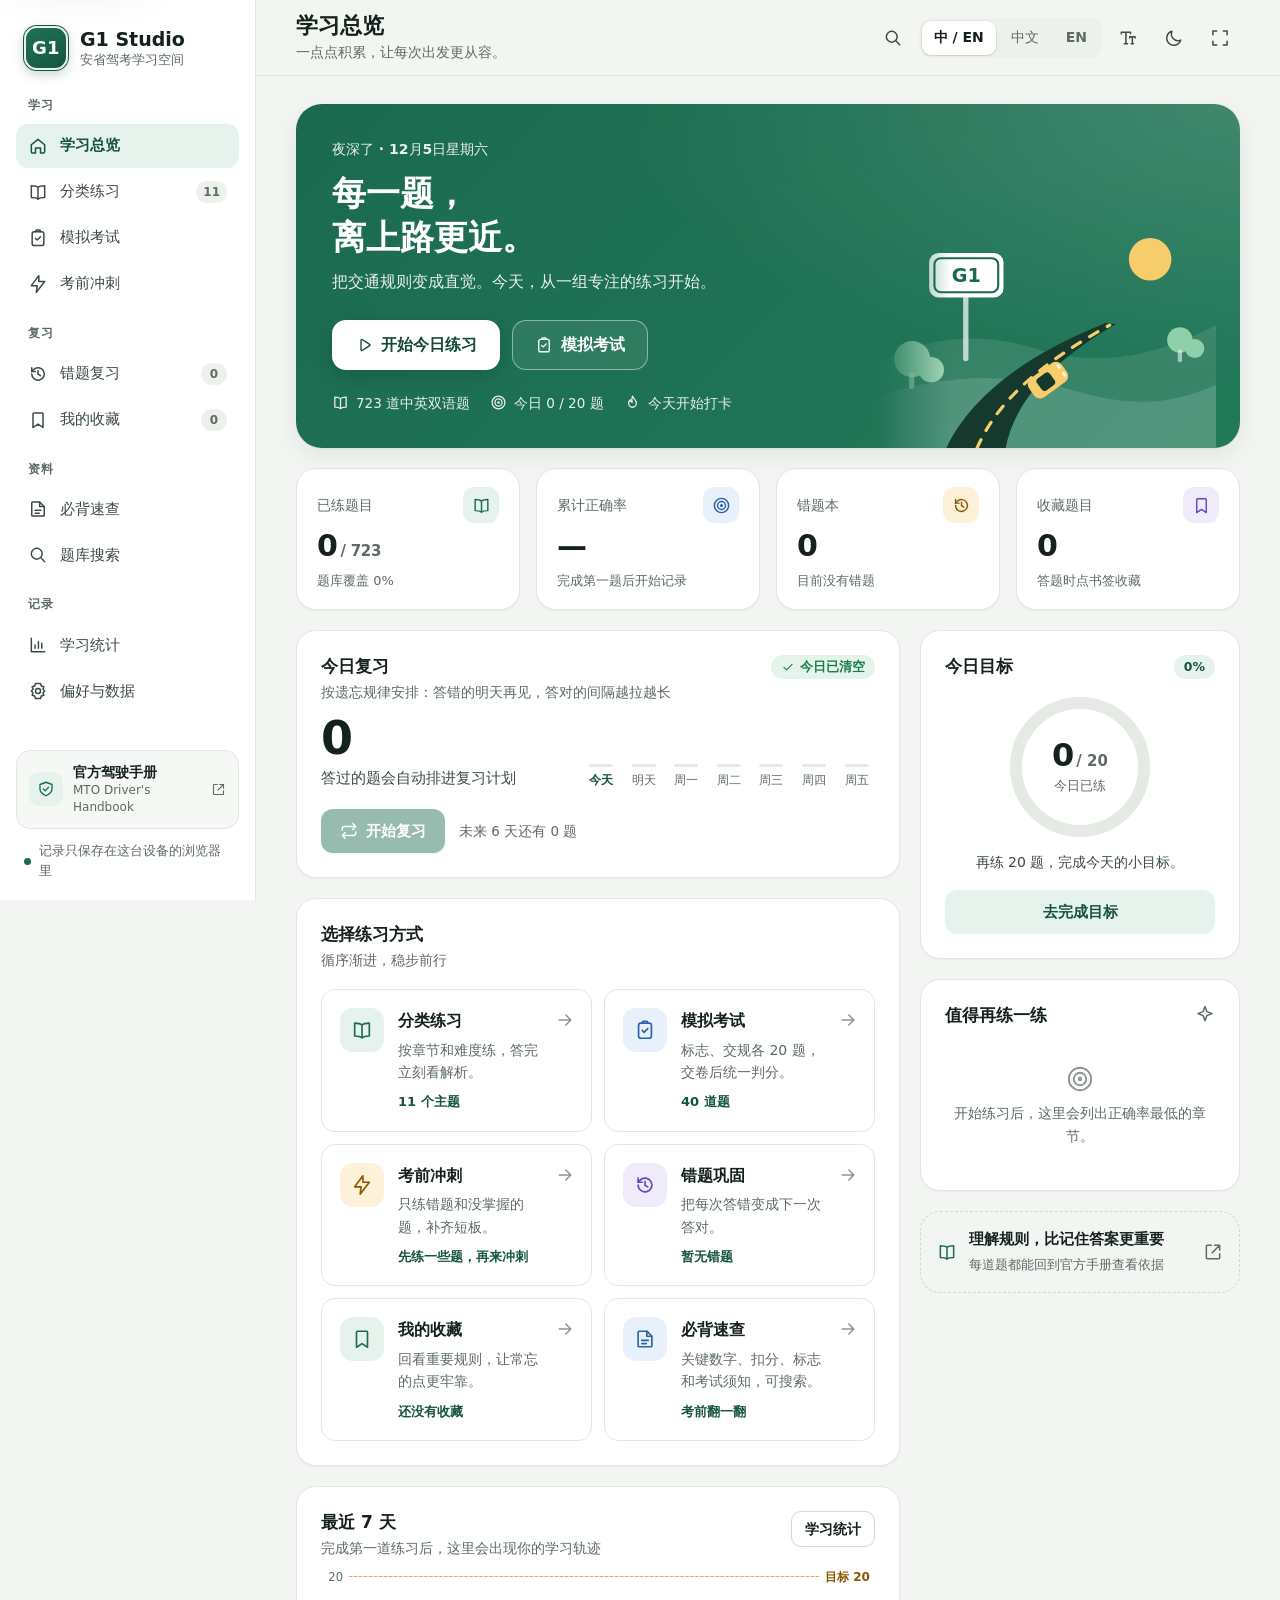
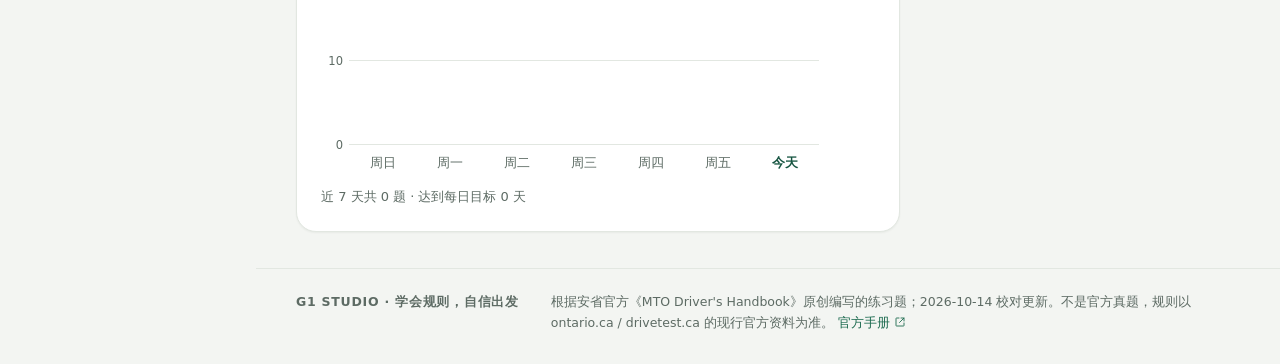
<file: index.html>
<!doctype html>
<html lang="zh-CN">
<head>
<meta charset="utf-8">
<meta name="viewport" content="width=device-width, initial-scale=1">
<title>G1 Studio · 安省 G1 笔试练习</title>
<!-- GitHub Pages 在线版的入口：打开 https://zhishunyang1117-bit.github.io/ontario-g1/ 时跳到练习页面。本地使用照旧双击 05_模拟练习.html。 -->
<meta http-equiv="refresh" content="0; url=05_%E6%A8%A1%E6%8B%9F%E7%BB%83%E4%B9%A0.html">
<script>location.replace('05_%E6%A8%A1%E6%8B%9F%E7%BB%83%E4%B9%A0.html');</script>
</head>
<body>
<p>正在打开 G1 Studio 练习页面……如果没有自动跳转，请点<a href="05_%E6%A8%A1%E6%8B%9F%E7%BB%83%E4%B9%A0.html">这里</a>。</p>
</body>
</html>
</file>
